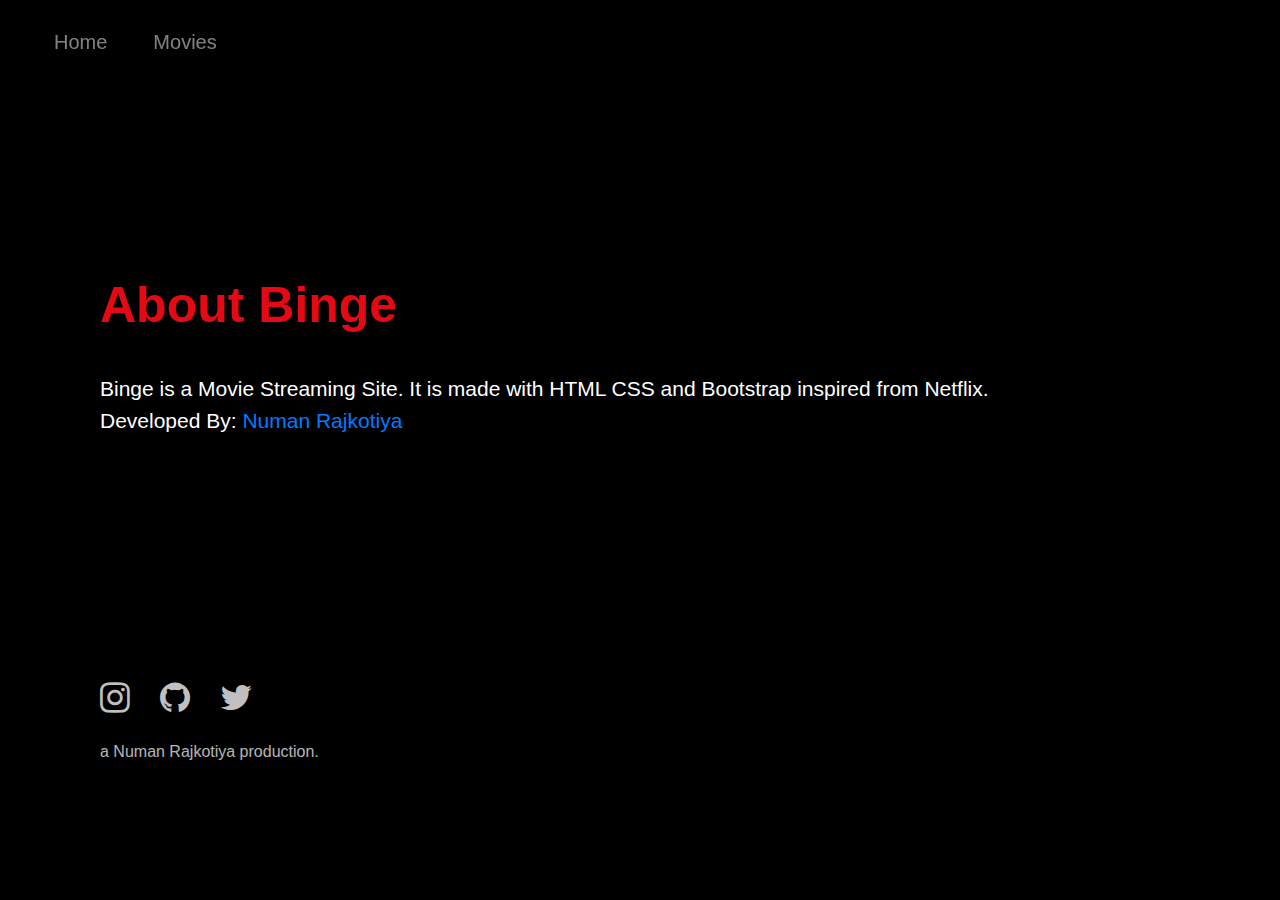
<file: about.html>
<!DOCTYPE html>
<html lang="en">
<head>
    <meta charset="UTF-8">
    <title>About Us</title>
    <link rel="stylesheet" href="style/style.css">
    <meta name="viewport" content="width=device-width, initial-scale=1.0">
    <script src="https://ajax.googleapis.com/ajax/libs/jquery/3.3.1/jquery.min.js"></script>
    <script src="https://maxcdn.bootstrapcdn.com/bootstrap/4.3.1/js/bootstrap.min.js"></script>
    <link rel="stylesheet" href="https://maxcdn.bootstrapcdn.com/bootstrap/4.3.1/css/bootstrap.min.css">
    <link rel="stylesheet" href="https://cdnjs.cloudflare.com/ajax/libs/font-awesome/4.7.0/css/font-awesome.min.css">
</head>
<body>

    <nav class="navbar navbar-expand-md bg-black navbar-dark fixed-top">
        <button class="navbar-toggler" type="button" data-toggle="collapse" data-target="#collapsibleNavbar">
            <span class="navbar-toggler-icon"></span>
        </button>
        <div class="collapse navbar-collapse" id="collapsibleNavbar">
            <ul class="navbar-nav" id="movies">
                <li class="nav-item">
                    <a class="nav-link" href="index.html">Home</a>
                </li>
                <li class="nav-item">
                    <a class="nav-link" href="movies.html">Movies</a>
                </li>
            </ul>
        </div>
    </nav>

    <div class="about">
        <div class="binge">
            <h2>About Binge</h2>
            <p>
                Binge is a Movie Streaming Site. It is made with HTML CSS and Bootstrap inspired from Netflix. <br>
                Developed By: <a href="https://github.com/numanrajkotiya/">Numan Rajkotiya</a> <br>
                <iframe src="https://ghbtns.com/github-btn.html?user=numanrajkotiya&amp;repo=Binge&amp;type=watch&amp;count=true&amp;size=large" style="margin-top: 15px;" allowtransparency="true" scrolling="0" width="170" height="30" frameborder="0"></iframe>
            </p>
        </div>
        <div class="social">
            <a href="https://www.instagram.com/nmmcon/" class="fa fa-instagram"></a>
            <a href="https://github.com/numanrajkotiya/" class="fa fa-github"></a>
            <a href="https://twitter.com/nmmcon" class="fa fa-twitter"></a>
        </div>
        <div class="me">
            <p>a Numan Rajkotiya production.</p>
        </div>
    </div>
</body>
</html>
</file>
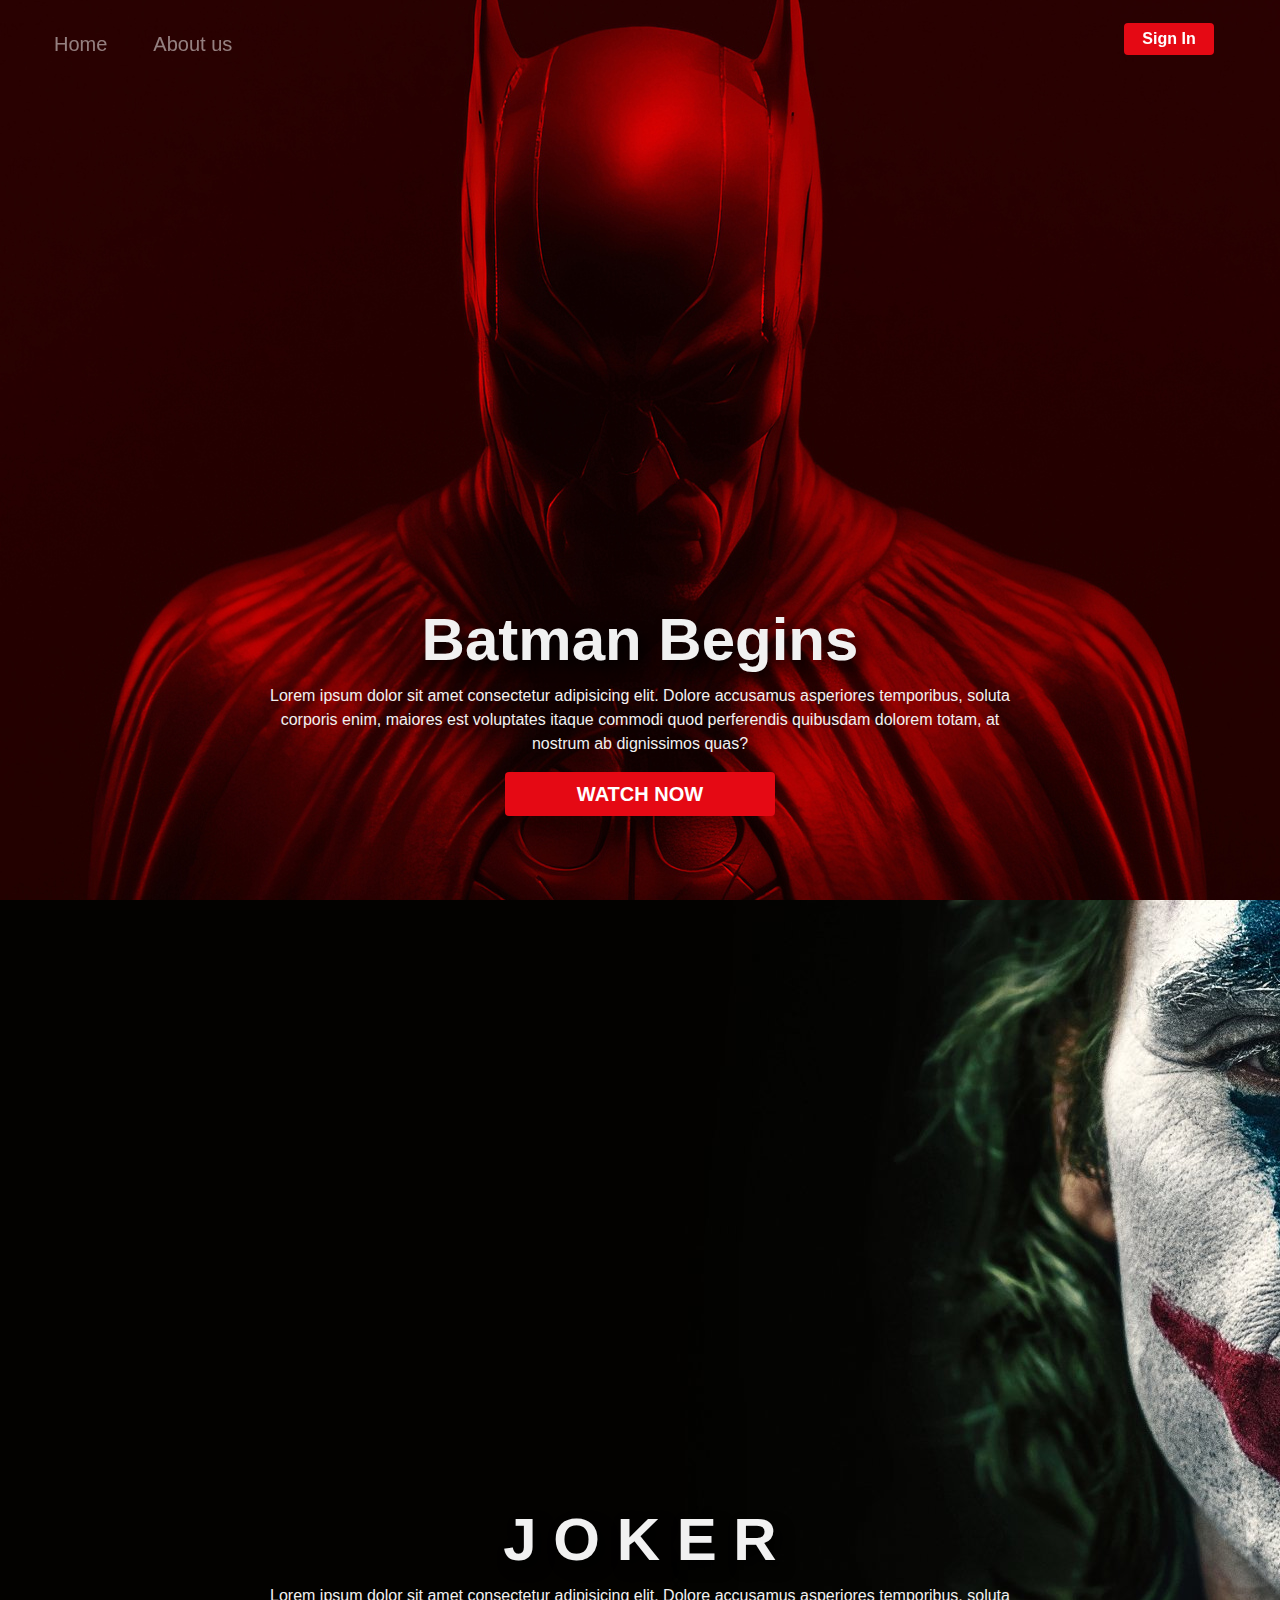
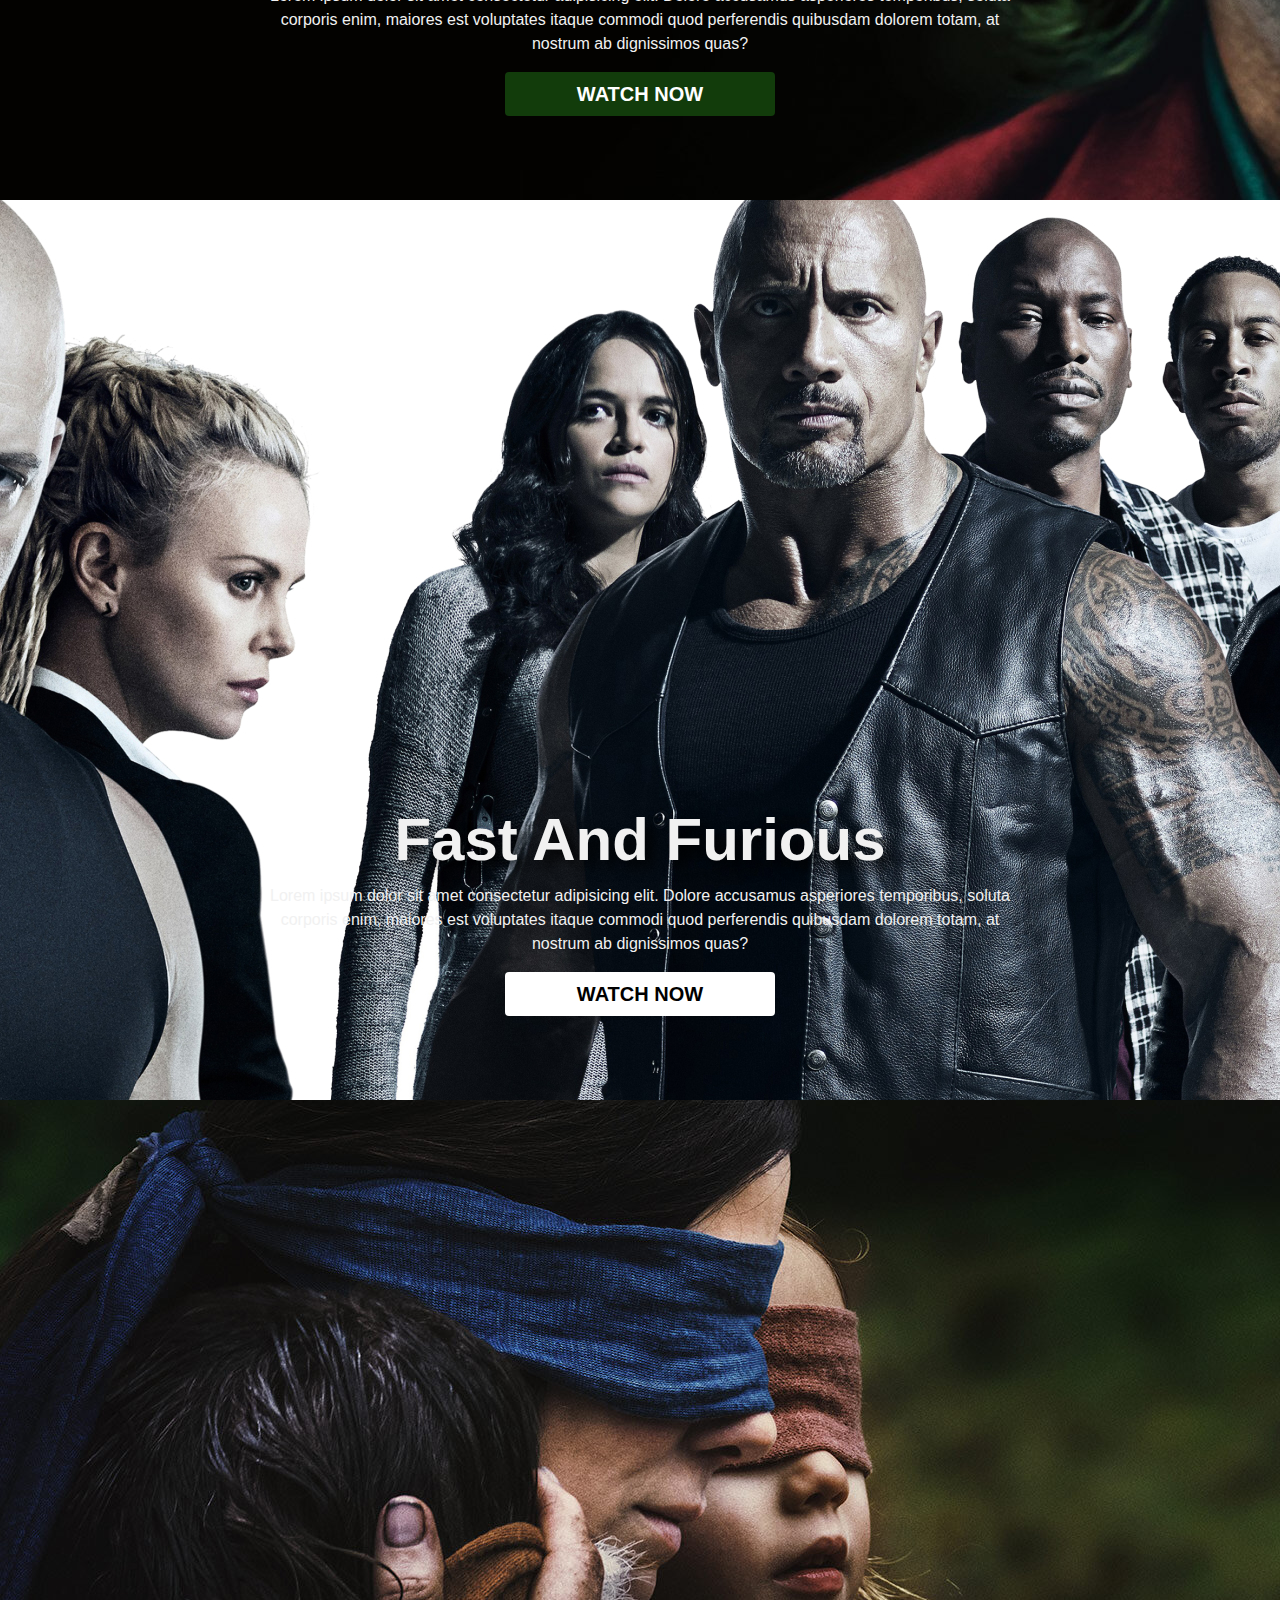
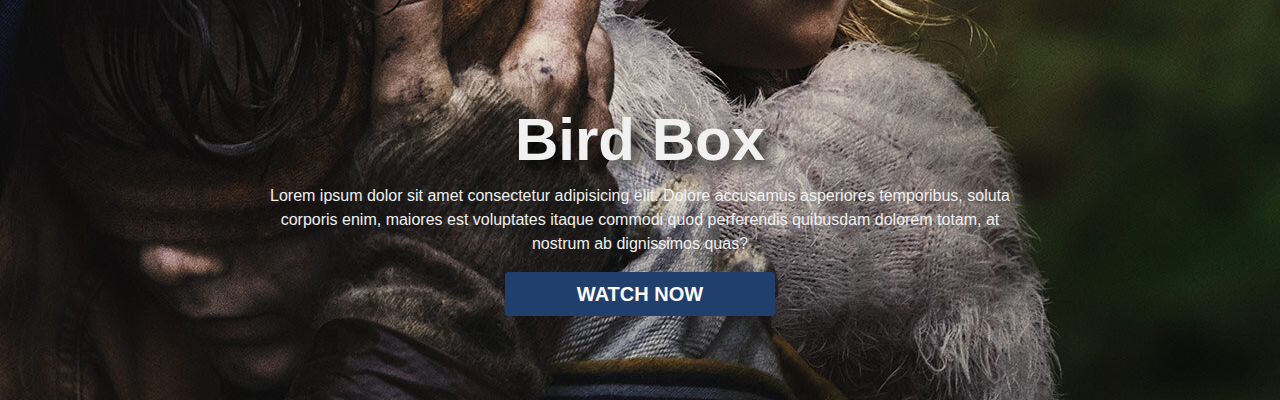
<file: movies.html>
<!DOCTYPE html>
<html lang="en">
<head>
    <title>Movies</title>
    <meta charset="UTF-8">
    <link rel="stylesheet" href="style/style.css">
    <meta name="viewport" content="width=device-width, initial-scale=1.0">
    <script src="https://ajax.googleapis.com/ajax/libs/jquery/3.3.1/jquery.min.js"></script>
    <script src="https://maxcdn.bootstrapcdn.com/bootstrap/4.3.1/js/bootstrap.min.js"></script>
    <link rel="stylesheet" href="https://maxcdn.bootstrapcdn.com/bootstrap/4.3.1/css/bootstrap.min.css">
    <link rel="stylesheet" href="https://cdnjs.cloudflare.com/ajax/libs/font-awesome/4.7.0/css/font-awesome.min.css">
</head>
<body>
    <nav class="navbar navbar-expand-md bg-black navbar-dark fixed-top">
        <button class="navbar-toggler" type="button" data-toggle="collapse" data-target="#collapsibleNavbar">
            <span class="navbar-toggler-icon"></span>
        </button>
        <div class="collapse navbar-collapse" id="collapsibleNavbar">
            <ul class="navbar-nav" id="movies">
                <li class="nav-item">
                    <a class="nav-link" href="index.html">Home</a>
                </li>
                <li class="nav-item">
                    <a class="nav-link" href="about.html">About us</a>
                </li>
            </ul>
        </div>
        <div class="collapse navbar-collapse justify-content-end" id="collapsibleNavbar">
            <ul class="navbar-nav" id="movies">
                <li class="nav-item">
                    <button type="submit" id="signin" class="btn btn-block" name="signin" onclick="location.href='signin.html'">Sign In</button>
                </li>
            </ul>
        </div>
    </nav>

    <div class="screen">
        <img src="imgs/batman.jpg">
        <div class="content">
            <h1>Batman Begins</h1>
            <p>Lorem ipsum dolor sit amet consectetur adipisicing elit. Dolore accusamus asperiores temporibus, soluta corporis enim, maiores est voluptates itaque commodi quod perferendis quibusdam dolorem totam, at nostrum ab dignissimos quas?</p>
            <button type="submit" id="watch-now1" class="btn btn-block" name="watch-now">WATCH NOW</button>
        </div>
    </div>
    <div class="screen">
        <img src="imgs/joker.jpg">
        <div class="content">
            <h1>J O K E R</h1>
            <p>Lorem ipsum dolor sit amet consectetur adipisicing elit. Dolore accusamus asperiores temporibus, soluta corporis enim, maiores est voluptates itaque commodi quod perferendis quibusdam dolorem totam, at nostrum ab dignissimos quas?</p>
            <button type="submit" id="watch-now2" class="btn btn-block" name="watch-now">WATCH NOW</button>
        </div>
    </div>
    <div class="screen">
        <img src="imgs/fandf.jpg">
        <div class="content">
            <h1>Fast And Furious</h1>
            <p>Lorem ipsum dolor sit amet consectetur adipisicing elit. Dolore accusamus asperiores temporibus, soluta corporis enim, maiores est voluptates itaque commodi quod perferendis quibusdam dolorem totam, at nostrum ab dignissimos quas?</p>
            <button type="submit" id="watch-now3" class="btn btn-block" name="watch-now">WATCH NOW</button>
        </div>
    </div>
    <div class="screen">
        <img src="imgs/bird-box.jpg">
        <div class="content">
            <h1>Bird Box</h1>
            <p>Lorem ipsum dolor sit amet consectetur adipisicing elit. Dolore accusamus asperiores temporibus, soluta corporis enim, maiores est voluptates itaque commodi quod perferendis quibusdam dolorem totam, at nostrum ab dignissimos quas?</p>
            <button type="submit" id="watch-now4" class="btn btn-block" name="watch-now">WATCH NOW</button>
        </div>
    </div>
</body>
</html>
</file>
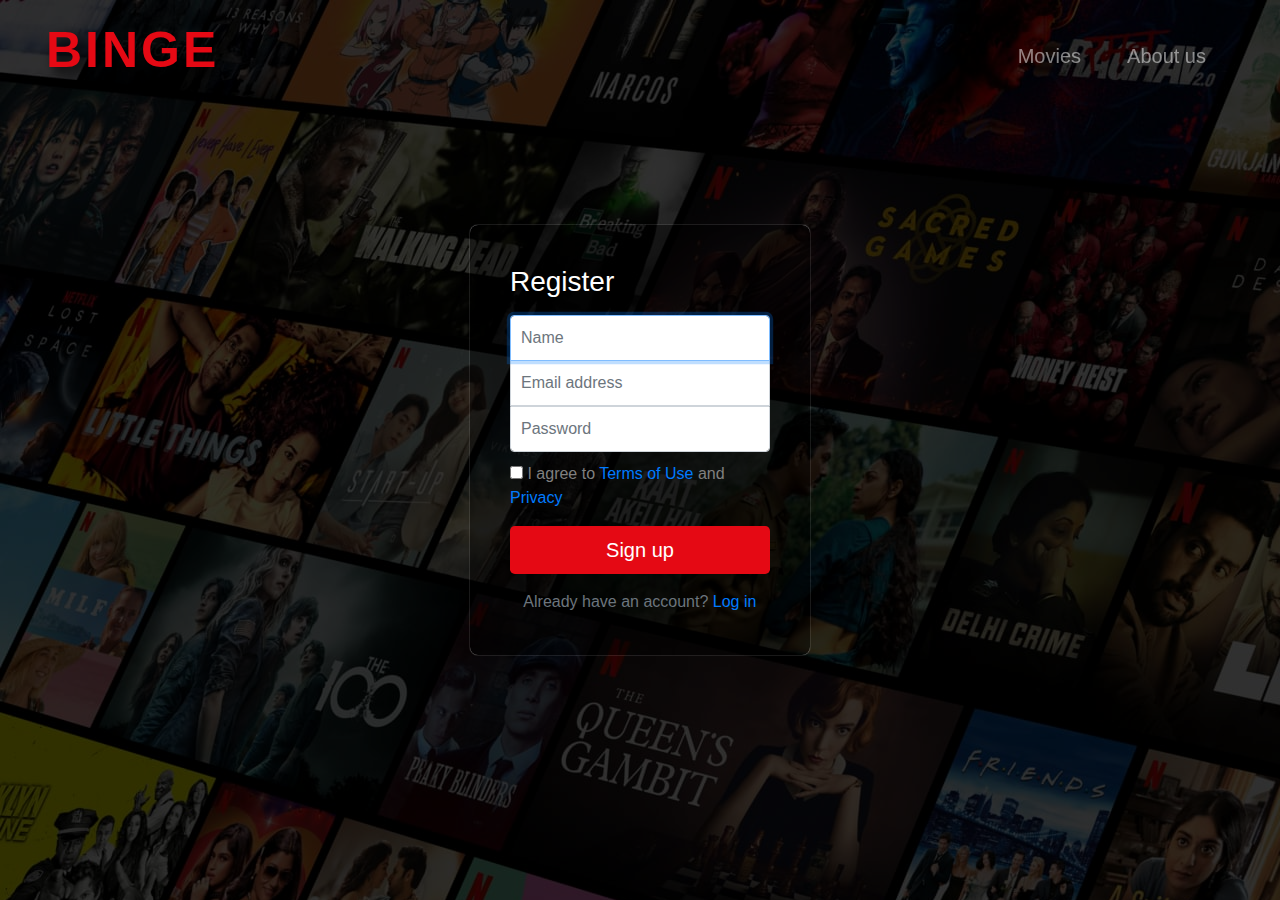
<file: register.html>
<!DOCTYPE html>
<html lang="en">
<head>
    <meta charset="UTF-8">
    <title>Sign up</title>
    <link rel="stylesheet" href="style/style.css">
    <meta name="viewport" content="width=device-width, initial-scale=1.0">
    <link rel="stylesheet" href="https://s.pageclip.co/v1/pageclip.css" media="screen">
    <script src="https://ajax.googleapis.com/ajax/libs/jquery/3.3.1/jquery.min.js"></script>
    <script src="https://maxcdn.bootstrapcdn.com/bootstrap/4.3.1/js/bootstrap.min.js"></script>
    <link rel="stylesheet" href="https://maxcdn.bootstrapcdn.com/bootstrap/4.3.1/css/bootstrap.min.css">
    <link rel="stylesheet" href="https://cdnjs.cloudflare.com/ajax/libs/font-awesome/4.7.0/css/font-awesome.min.css">
</head>
<body style="background-image: url(imgs/signin.jpg);">
    
  <nav class="navbar navbar-expand-md bg-black navbar-dark fixed-top">
    <a class="navbar-brand" id="binge" href="index.html">BINGE</a>
    <button class="navbar-toggler" type="button" data-toggle="collapse" data-target="#collapsibleNavbar">
        <span class="navbar-toggler-icon"></span>
    </button>
    
    <div class="collapse navbar-collapse justify-content-end" id="collapsibleNavbar">
        <ul style="margin-right: 50px;" class="navbar-nav">
            <li class="nav-item">
                <a class="nav-link" href="movies.html">Movies</a>
            </li>
            <li class="nav-item">
              <a class="nav-link" href="about.html">About us</a>
          </li>
        </ul>
    </div>
  </nav>

    <div class="overlay">
    <div class="background">
        <div class="wrapped">
            <form action="https://send.pageclip.co/FWHq3KRW5ekuBVJyDHTZiPsb2obzC5Hd/Register" class="pageclip-form" method="post">
                <h1 class="h3 mb-3 font-weight-normal">Register</h1>
                <label for="inputName" class="sr-only">Name</label>
                <input type="text" id="inputName" class="form-control" name="Name" placeholder="Name" required autofocus>
                <label for="inputEmail" class="sr-only">Email address</label>
                <input type="email" id="rEmail" class="form-control" name="Email" placeholder="Email address" required autofocus>
                <label for="inputPassword" class="sr-only">Password</label>
                <input type="password" id="inputPassword" class="form-control" name="Password" placeholder="Password" required>
                <div class="checkbox mb-2">
                    <label>
                      <input type="checkbox" value="terms" required> I agree to <a href="#">Terms of Use</a> and <a href="#">Privacy</a> 
                    </label>
                  </div>
                <button class="btn btn-lg btn-block" type="submit">Sign up</button>
                <p class="mt-3 mb-10 text-secondary">&nbsp;&nbsp;&nbsp;Already have an account?&nbsp<a href="./signin.html">Log in</a></p>
              </form>
            </div>
        </div>
    </div>
    <script src="https://s.pageclip.co/v1/pageclip.js" charset="utf-8"></script>
</body>
</html>
</file>
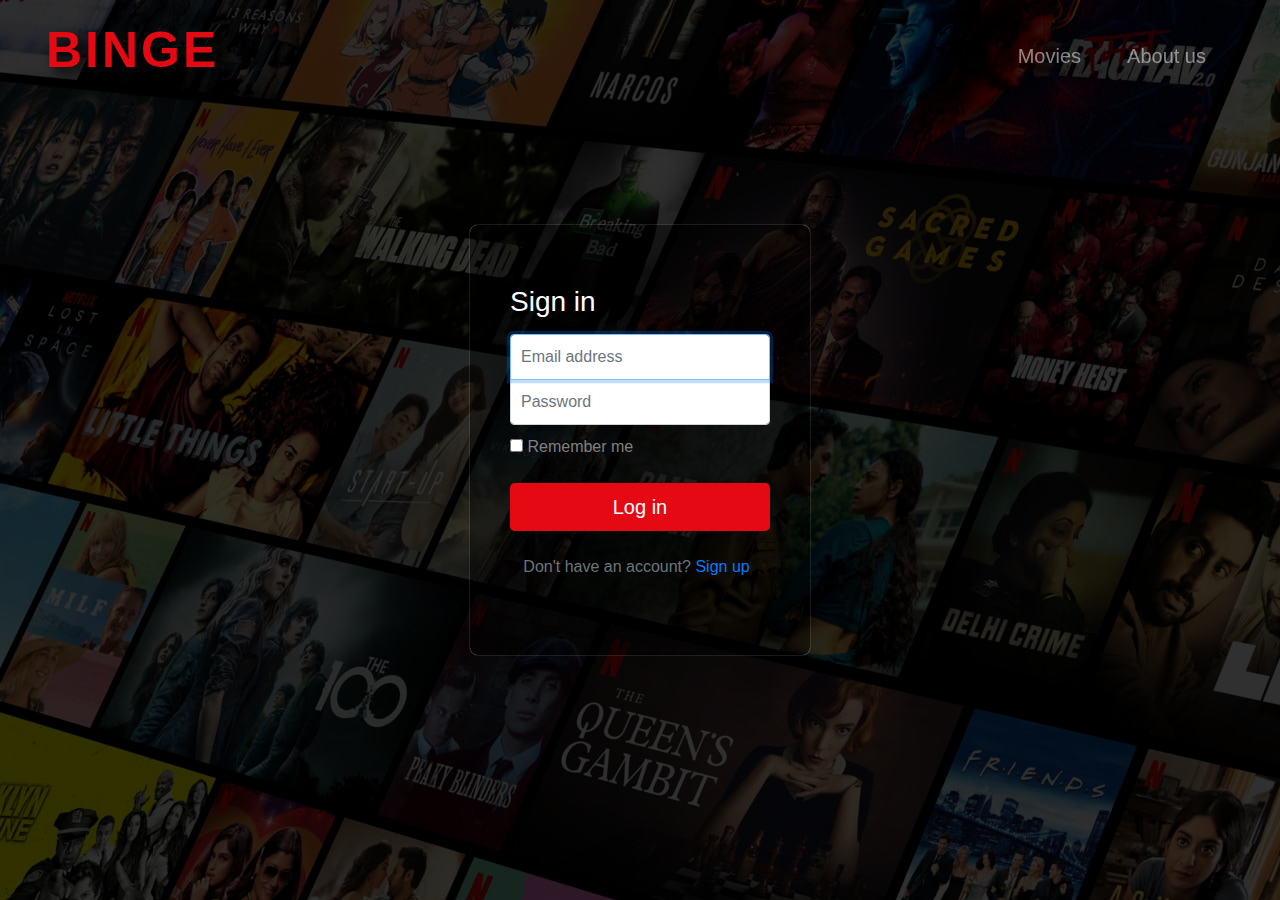
<file: signin.html>
<!DOCTYPE html>
<html lang="en">
<head>
    <meta charset="UTF-8">
    <title>Sign in</title>
    <link rel="stylesheet" href="style/style.css">
    <meta name="viewport" content="width=device-width, initial-scale=1.0">
    <link rel="stylesheet" href="https://s.pageclip.co/v1/pageclip.css" media="screen">
    <script src="https://ajax.googleapis.com/ajax/libs/jquery/3.3.1/jquery.min.js"></script>
    <script src="https://maxcdn.bootstrapcdn.com/bootstrap/4.3.1/js/bootstrap.min.js"></script>
    <link rel="stylesheet" href="https://maxcdn.bootstrapcdn.com/bootstrap/4.3.1/css/bootstrap.min.css">
    <link rel="stylesheet" href="https://cdnjs.cloudflare.com/ajax/libs/font-awesome/4.7.0/css/font-awesome.min.css">
    
</head>
<body style="background-image: url(imgs/signin.jpg);">
    
  <nav class="navbar navbar-expand-md bg-black navbar-dark fixed-top">
    <a class="navbar-brand" id="binge" href="index.html">BINGE</a>
    <button class="navbar-toggler" type="button" data-toggle="collapse" data-target="#collapsibleNavbar">
        <span class="navbar-toggler-icon"></span>
    </button>
    
    <div class="collapse navbar-collapse justify-content-end" id="collapsibleNavbar">
        <ul style="margin-right: 50px;" class="navbar-nav">
            <li class="nav-item">
                <a class="nav-link" href="movies.html">Movies</a>
            </li>
            <li class="nav-item">
              <a class="nav-link" href="about.html">About us</a>
          </li>
        </ul>
    </div>
  </nav>
    
    <div class="overlay">
    <div class="background">
        <div class="wrapped">
            <form class="pageclip-form">
                <h1 class="h3 mb-3 font-weight-normal">Sign in</h1>
                <label for="inputEmail" class="sr-only">Email address</label>
                <input type="email" id="sEmail" class="form-control" name="email" placeholder="Email address" required autofocus>
                <label for="inputPassword" class="sr-only">Password</label>
                <input type="password" id="inputPassword" class="form-control" name="password" placeholder="Password" required>
                <div class="checkbox mb-3">
                  <label>
                    <input type="checkbox" value="remember-me"> Remember me
                  </label>
                </div>
                <button class="btn btn-lg btn-block" type="submit">Log in</button>
                <p class="mt-4 mb-10 text-secondary">&nbsp;&nbsp;&nbsp;Don't have an account?&nbsp;<a href="./register.html">Sign up</a></p>
              </form>
            </div>
        </div>
    </div>
    
    <script src="https://s.pageclip.co/v1/pageclip.js" charset="utf-8"></script>

</body>
</html>
</file>
<file: style/style.css>
body{
    margin: 0;
    padding: 0;
    width: 100%;
    height: auto;
    background-image: url(../imgs/binge.jpg);
}

#binge{
    color: #E50914;
    margin-left: 30px;
    font-weight: bold;
    letter-spacing: 3px;
    text-shadow: 7px 7px 14px black;
}

.nav-link{
    font-size: 20px;
    line-height: 2px;
    margin-top: 10px;
    margin-left: 30px;
}

.background{
    width: 100%;
    height: 100vh;
    display: flex;
    align-items: center;
    flex-direction: column;
    justify-content: center;
}

.info{
    width: 60%;
    height: 50vh;
    margin: 50px;
    display: flex;
    text-align: center;
    align-items: center;
    flex-direction: column;
    justify-content: center;
}

.info h2{
    color: white;
    font-weight: bold;
    text-align: center;
    text-shadow: 7px 7px 14px black;
}

.info p{
    width: 90%;
    margin: 10px;
    color: #e5e5e5;
}

#signin{
    width: 90px;
    color: white;
    font-size: 1rem;
    font-weight: 550;
    line-height: normal;
    background-color: #E50914;
}

#watch-now,
#watch-now1,
#watch-now2,
#watch-now3,
#watch-now4{
    width: 270px;
    color: white;
    font-size: 20px;
    font-weight: bold;
}

#watch-now{
    background-color: #E50914;
}
#watch-now1{
    background-color: #E50914;
}
#watch-now2{
    background-color:#123c0b;
}
#watch-now3{
    color: black;
    background-color:#ffffff;
}
#watch-now4{
    background-color:#203f6d;
}

#movies{
    margin-top: 15px;
}

.screen{
    width: 100%;
    height: 100vh;
    overflow: hidden;
    position: relative;
}
.screen img{
    top: -1000%;
    margin: auto;
    left: -1000%;
    right: -1000%;
    bottom: -1000%;
    min-width: 100%;
    min-height: 100%;
    position: absolute;
}
.content{
    width: 100%; 
    height: 40vh;
    bottom: 10px;
    display: flex;
    color: #f1f1f1;
    text-align: center;
    position: absolute;
    align-items: center;
    flex-direction: column;
    justify-content: center;
}

.content h1{
    font-weight: bold;
    text-shadow: 7px 7px 14px black;
}

.content p{
    width: 60%;
    text-align: center;
}

.about{
    width: 100%;
    height: 100vh;
    display: flex;
    flex-direction: column;
    justify-content: center;
    background-color: black;
}

.binge{
    width: 95%;
    height: 65vh;
    display: flex;
    color: white;
    padding-top: 20px;
    flex-direction: column;
    justify-content: center;
}

.binge h2{
    color: #E50914;
    font-weight: bold;
}

.binge p{
    width: 75%;
    margin: 30px;
    font-size: 22px;
}

.social{
    display: flex;
}

.social a{
    font-size: 35px;
}

.fa{
    color: silver;
    text-align: left;
    padding-right: 30px;
}

.fa:hover{
    color: inherit;
    text-decoration: none;
}

.me{
    height: 10vh;
    display: flex;
    flex-direction: column;
    justify-content: center;
}

.me p{
    opacity: 70%;
    color: white;
    font-size: 16px;
}

.overlay{
    width: 100%;
    height: auto;
    background-color: rgba(0, 0, 0, 0.75);
}

.wrapped{
    padding:25px;
    width: 340px;
    height: 430px;
    display: flex;
    border-radius: 8px;
	position: relative;
    margin-bottom: 20px;
    align-items: center;
    justify-content: center;
    box-shadow: 0px 0px 1px #fff;
    background-color: rgba(0, 0, 0, 0.4);
}

.pageclip-form {
    width: 100%;
    max-width: 330px;
    padding: 15px;
    margin: auto;
}

.pageclip-form h1{
    color: white
}

.pageclip-form label{
    color: gray
}
  
.pageclip-form .checkbox {
    font-weight: 400;
}

.pageclip-form .form-control {
    position: relative;
    box-sizing: border-box;
    height: auto;
    padding: 10px;
    font-size: 16px;
}

.pageclip-form button{
    color: white;
    background-color:  #E50914;
}

.pageclip-form .form-control:focus {
    z-index: 2;
}

.pageclip-form input[type="text"] {
    margin-bottom: -1px;
    border-bottom-right-radius: 0;
    border-bottom-left-radius: 0;
}

.pageclip-form input[id="sEmail"] {
    margin-bottom: -1px;
    border-bottom-right-radius: 0;
    border-bottom-left-radius: 0;
}

.pageclip-form input[id="rEmail"] {
    margin-bottom: 0px;
    border-top-right-radius: 0;
    border-top-left-radius: 0;
    border-bottom-right-radius: 0;
    border-bottom-left-radius: 0;
}

.pageclip-form input[type="password"] {
    margin-bottom: 10px;
    border-top-left-radius: 0;
    border-top-right-radius: 0;
}

@media (min-width: 768px) {
    .bd-placeholder-img-lg {
    font-size: 3.5rem;
   }
}

@media screen and (min-width: 801px) {
    #binge{
        font-size: 50px;
    }
    #signin{
        margin-right: 50px;
    }
    .info h2 {
      font-size: 70px;
    }
    .info p {
        font-size: 18px;
    }
    .content h1{
        font-size: 60px;
    }
    .content p{
        font-size: 16px;
    }
    .binge h2{
        font-size: 50px;
        margin-left: 100px;
    }
    .binge p{
        font-size: 21px;
        margin-left: 100px;
    }
    .social{
        margin-left: 100px;
    }
    .me p{
        font-size: 16px;
        margin-left: 100px;
    }
}
  
@media screen and (max-width: 800px) {
    #binge{
        font-size: 38px;
    }
    #signin{
        margin-top: 10px;
        margin-left: 25px;
    }
    .info h2 {
      font-size: 36px;
    }
    .info p {
        font-size: 12px;
    }
    .content h1{
        font-size: 40px;
    }
    .content p{
        font-size: 13px;
    }
    .binge h2{
        font-size: 35px;
        margin-left: 50px;
    }
    .binge p{
        font-size: 15px;
        margin-left: 50px;
    }
    .social{
        margin-left: 50px;
    }
    .me p{
        opacity: 70%;
        font-size: 13px;
        margin-left: 50px;
    }
}
</file>
